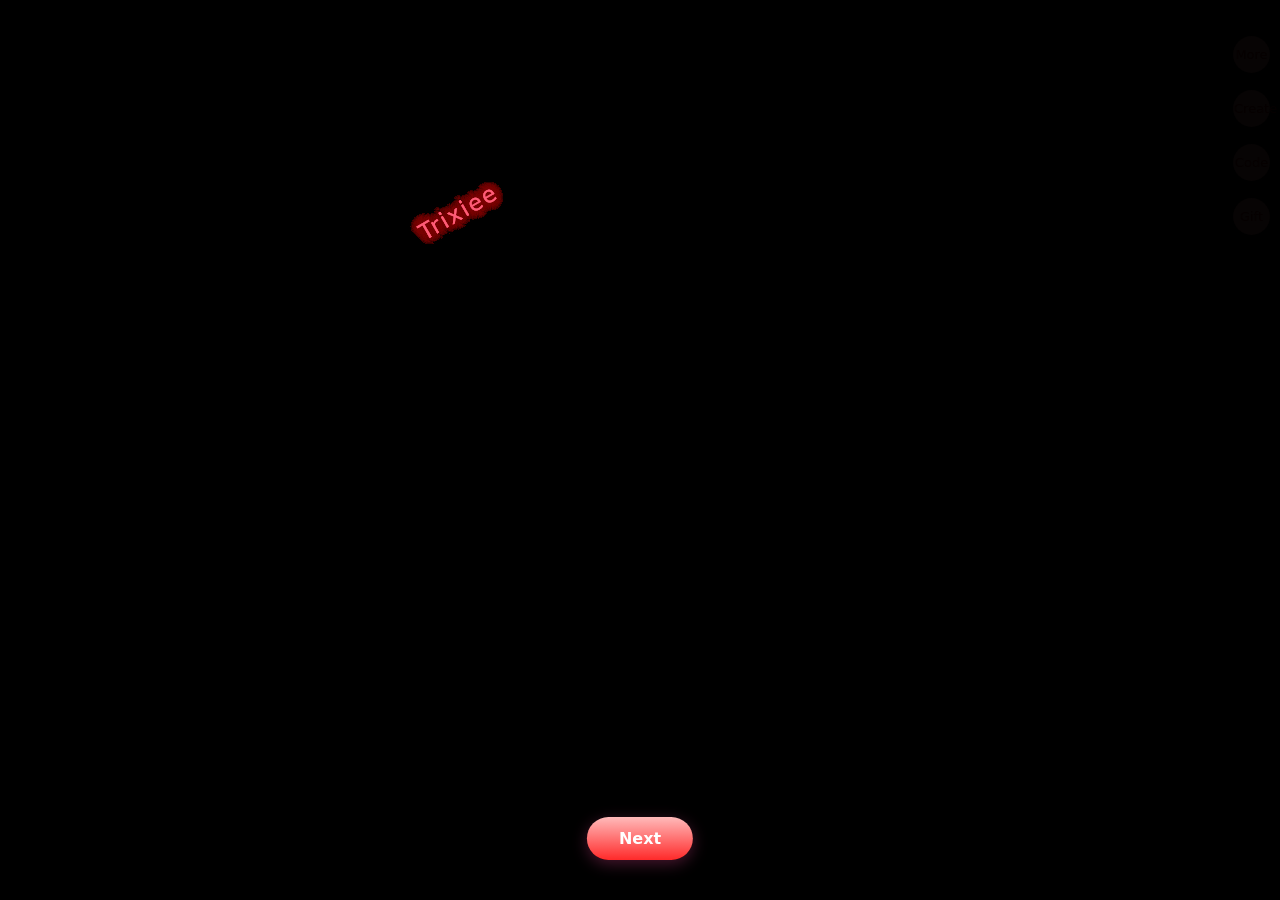
<file: Love.html>
<!DOCTYPE html>
<html lang="en">

<head>
  <meta charset="UTF-8" />
  <title>Love Forever</title>
  <meta name="viewport" content="width=device-width, initial-scale=1" />
  <style>
    body {
      background: #000;
      height: 100vh;
      margin: 0;
      overflow: hidden;
      font-family: system-ui, -apple-system, "Segoe UI", Roboto, Arial, sans-serif;
    }

    body.fade-out {
      opacity: 0;
      transition: opacity 0.6s;
    }

    .quick-link {
      position: fixed;
      right: 10px;
      width: 35px;
      height: 35px;
      z-index: 999;
      background: #070404;
      border-radius: 50%;
      padding: 1px;
      text-align: center;
      color: #060101;
      text-decoration: none;
      line-height: 35px;
      font-size: 13px;
      user-select: none;
    }

    .quick-link:nth-of-type(1) {
      top: 10%;
    }

    .quick-link:nth-of-type(2) {
      top: 4%;
      z-index: 998;
    }

    .quick-link:nth-of-type(3) {
      top: 16%;
      z-index: 997;
    }

    .quick-link:nth-of-type(4) {
      top: 22%;
      z-index: 996;
    }

    #ui .love {
      position: absolute;
      top: 50%;
      left: 50%;
      margin: -225px 0 0 -225px;
      --i: 1;
    }

    #ui .love:last-child .love_word {
      color: #060101;
      font-size: 2rem;
      text-shadow: 0 0 10px #bd0606;
    }

    #ui .love:last-child .love_word {
      color: #FF5C77;
      font-size: 1.4rem;
      text-shadow: 0 0 10px #7e0808;
    }

    #ui .love_word {
      color: #FF5C77;
      font-size: 1.4rem;
      transform: translateY(-100%) rotateZ(-30deg);
      text-shadow: 0 0 10px #7e0808;
      letter-spacing: 2px;
      white-space: nowrap;
    }

    #ui .love_horizontal {
      animation: horizontal 10000ms infinite alternate ease-in-out;
      animation-delay: calc(var(--i) * -300ms);
    }

    #ui .love_vertical {
      animation: vertical 20000ms infinite linear;
      animation-delay: calc(var(--i) * -300ms);
    }

    @keyframes horizontal {
      from {
        transform: translateX(0px);
      }

      to {
        transform: translateX(450px);
      }
    }

    @keyframes vertical {
      0% {
        transform: translateY(180px);
      }

      10% {
        transform: translateY(45px);
      }

      15% {
        transform: translateY(4.5px);
      }

      18% {
        transform: translateY(0px);
      }

      20% {
        transform: translateY(4.5px);
      }

      22% {
        transform: translateY(34.61538px);
      }

      24% {
        transform: translateY(64.28571px);
      }

      25% {
        transform: translateY(112.5px);
      }

      26% {
        transform: translateY(64.28571px);
      }

      28% {
        transform: translateY(34.61538px);
      }

      30% {
        transform: translateY(4.5px);
      }

      32% {
        transform: translateY(0px);
      }

      35% {
        transform: translateY(4.5px);
      }

      40% {
        transform: translateY(45px);
      }

      50% {
        transform: translateY(180px);
      }

      71% {
        transform: translateY(428.57143px);
      }

      72.5% {
        transform: translateY(441.17647px);
      }

      75% {
        transform: translateY(450px);
      }

      77.5% {
        transform: translateY(441.17647px);
      }

      79% {
        transform: translateY(428.57143px);
      }

      100% {
        transform: translateY(180px);
      }
    }

    .nav-button {
      position: fixed;
      bottom: 40px;
      left: 50%;
      transform: translateX(-50%);
      z-index: 999;
      background: linear-gradient(0deg, #ff2a2a, #ffbaba);
      color: white;
      border: none;
      padding: 12px 32px;
      border-radius: 50px;
      font-weight: 700;
      font-size: 1rem;
      cursor: pointer;
      box-shadow: 0 4px 15px rgba(236, 72, 153, 0.3);
      transition: all 0.3s ease;
      text-decoration: none;
      display: inline-flex;
      align-items: center;
      justify-content: center;
    }

    .nav-button:hover {
      transform: translateX(-50%) translateY(-2px);
    }
  </style>
</head>

<body>
  <a href="https://mp.weixin.qq.com/s/oxLqXBcLCT8ij67DjkW2kw" class="quick-link" title="Create">Create</a><a href="https://shop1619956412.v.weidian.com/?userid=1619956412&spider_token=2720" class="quick-link" title="More">More</a><a href="https://pan.quark.cn/s/3344d23e48a8" class="quick-link" title="Source Code">Code</a><a href="https://shop1619956412.v.weidian.com/?userid=1619956412&spider_token=2720" class="quick-link" title="Gift">Gift</a>
  <div id="ui"></div>
  <a href="finalmessages.html" class="nav-button">Next</a>
  <script>
    const N = 100;
    const ui = document.getElementById('ui');
    for (let i = 1; i <= N; i++) {
      const love = document.createElement('div');
      love.className = 'love';
      love.style.setProperty('--i', i);
      const h = document.createElement('div');
      h.className = 'love_horizontal';
      const v = document.createElement('div');
      v.className = 'love_vertical';
      const word = document.createElement('div');
      word.className = 'love_word';
      word.textContent = 'Trixiee';
      v.appendChild(word);
      h.appendChild(v);
      love.appendChild(h);
      ui.appendChild(love);
    }

    // Handle button click with fade-out
    document.querySelector('.nav-button').addEventListener('click', function(e) {
      e.preventDefault();
      document.body.classList.add('fade-out');
      setTimeout(() => {
        window.location.href = 'finalmessages.html';
      }, 600);
    });
  </script>
</body>

</html>
</file>
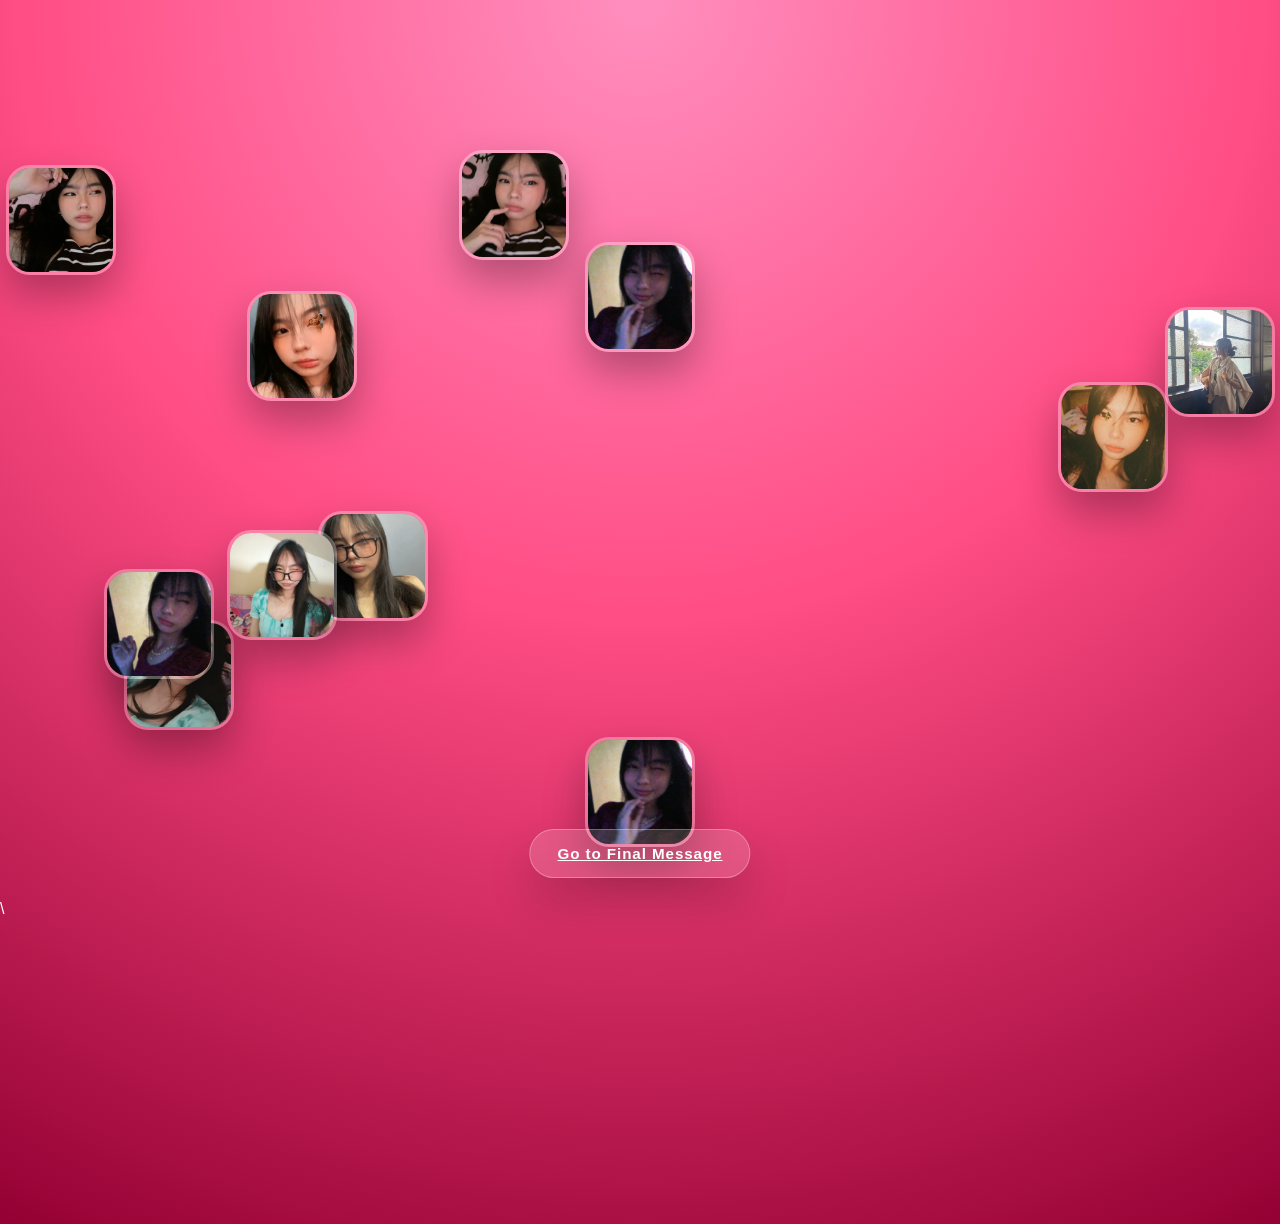
<file: picture-heart.html>
<!DOCTYPE html>
<html lang="en">
<head>
  <meta charset="UTF-8" />
  <meta name="viewport" content="width=device-width, initial-scale=1.0" />
  <title>Heart Picture Gallery</title>
  <style>
    * {
      box-sizing: border-box;
    }

    body {
      margin: 0;
      min-height: 100vh;
      background: radial-gradient(circle at top, #ff8fbf 0%, #ff4d85 45%, #940033 100%);
      color: white;
      font-family: 'Segoe UI', Tahoma, Geneva, Verdana, sans-serif;
      overflow: hidden;
    }

    .page {
      position: relative;
      width: 100vw;
      height: 100vh;
    }

    .intro {
      position: absolute;
      top: 26px;
      left: 50%;
      transform: translateX(-50%);
      text-align: center;
      z-index: 4;
      padding: 0 20px;
      transition: opacity 1.6s ease;
    }

    .intro.fade-out {
      opacity: 0;
    }

    .intro h1 {
      margin: 0;
      font-size: clamp(2rem, 4vw, 3.6rem);
      letter-spacing: 0.06em;
      text-transform: uppercase;
      text-shadow: 0 0 20px rgba(0, 0, 0, 0.35);
    }

    .intro p {
      margin: 12px auto 0;
      max-width: 520px;
      font-size: 1rem;
      line-height: 1.6;
      color: rgba(255,255,255,0.92);
    }

    .stage {
      position: relative;
      width: 100%;
      height: 100%;
    }

    .photo {
      position: absolute;
      width: 110px;
      height: 110px;
      border-radius: 24px;
      overflow: hidden;
      border: 3px solid rgba(255, 255, 255, 0.3);
      box-shadow: 0 20px 40px rgba(0, 0, 0, 0.3);
      opacity: 0;
      transition: left 3s ease, top 3s ease, opacity 2s ease;
      will-change: left, top, opacity;
    }

    .photo.loaded {
      opacity: 1;
    }

    .photo img {
      width: 100%;
      height: 100%;
      object-fit: cover;
      display: block;
    }

    .photo.loop {
      animation: floaty 16s ease-in-out infinite alternate;
    }

    .photo:nth-child(3n) {
      animation-duration: 18s;
    }

    .photo:nth-child(4n) {
      animation-duration: 20s;
    }

    @keyframes floaty {
      from {
        transform: translateY(0px) rotate(0deg);
      }
      to {
        transform: translateY(-18px) rotate(2deg);
      }
    }

    .footer {
      position: absolute;
      bottom: 22px;
      left: 50%;
      transform: translateX(-50%);
      z-index: 4;
      text-align: center;
      font-size: 0.95rem;
      color: rgba(255,255,255,0.9);
      display: flex;
      flex-direction: column;
      align-items: center;
      gap: 10px;
    }

    .footer a,
    .nav-btn {
      color: white;
      text-decoration: underline;
    }

    .nav-btn {
      display: inline-flex;
      align-items: center;
      justify-content: center;
      padding: 0.95rem 1.7rem;
      border-radius: 999px;
      background: rgba(255, 255, 255, 0.16);
      border: 1px solid rgba(255, 255, 255, 0.28);
      box-shadow: 0 22px 45px rgba(0, 0, 0, 0.18);
      font-weight: 700;
      letter-spacing: 0.06em;
      transition: transform 0.25s ease, background 0.25s ease;
    }

    .nav-btn:hover {
      transform: translateY(-2px);
      background: rgba(255, 255, 255, 0.22);
    }

    @media (max-width: 768px) {
      .photo {
        width: 88px;
        height: 88px;
      }
    }
  </style>
</head>
<body>
  <div class="page">
    <div class="intro">
      <h1>i've made this only for you</h1>
      <p>Welcome — the pictures will come together into a moving heart shape as soon as the page loads.</p>
    </div>

    <div class="stage" id="stage"></div>
 
    <div class="footer">
  
      <a href="finalmessages.html" class="nav-btn">Go to Final Message</a>
    </div>
    \ </br>  </br>  </br>  </br>  </br>  </br>  </br>  </br>  </br> </br>  </br>  </br>  </br>  </br>  </br>  </br>  </br>  </br>
  </div>
 </br>  </br>  </br>  </br>  </br>  </br>  </br>  </br>  </br> </br>  </br>  </br>  </br>  </br>  </br>  </br>  </br>  </br>
  <script>
    const imageFiles = [
      'trix1.jpg',
      'trix2.jpg',
      'trix3.jpg',
      'trix4.jpg',
      'trix5.jpg',
      'trix6.jpg',
      'trix8.jpg',
      'trix7.jpg',
      'trix9.jpg',
      'trix10.jpg',
    ];

    const stage = document.getElementById('stage');
    const totalPhotos = 20;
    const photos = [];

    for (let i = 0; i < totalPhotos; i++) {
      const photo = document.createElement('div');
      photo.className = 'photo';
      const img = document.createElement('img');
      img.src = imageFiles[i % imageFiles.length];
      img.alt = 'heart picture';
      photo.appendChild(img);
      stage.appendChild(photo);
      photos.push(photo);
    }

    function heartCoords(t) {
      const x = 16 * Math.pow(Math.sin(t), 3);
      const y = 13 * Math.cos(t) - 5 * Math.cos(2 * t) - 2 * Math.cos(3 * t) - Math.cos(4 * t);
      return { x, y };
    }

    function arrangeHeart() {
      const rect = stage.getBoundingClientRect();
      const centerX = rect.width / 2;
      const centerY = rect.height / 2.2;
      const scale = Math.min(rect.width, rect.height) / 40;

      photos.forEach((photo, index) => {
        const angle = (Math.PI * 2 * index) / totalPhotos;
        const point = heartCoords(angle);
        const left = centerX + point.x * scale - photo.offsetWidth / 2;
        const top = centerY - point.y * scale - photo.offsetHeight / 2;

        photo.dataset.targetLeft = left;
        photo.dataset.targetTop = top;

        photo.style.left = `${Math.random() * (rect.width - photo.offsetWidth)}px`;
        photo.style.top = `${Math.random() * (rect.height - photo.offsetHeight)}px`;
      });

      requestAnimationFrame(() => {
        photos.forEach((photo, index) => {
          const delay = index * 120;
          setTimeout(() => {
            photo.classList.add('loaded', 'loop');
            photo.style.left = `${photo.dataset.targetLeft}px`;
            photo.style.top = `${photo.dataset.targetTop}px`;
          }, delay);
        });
      });
    }

    const intro = document.querySelector('.intro');

    window.addEventListener('load', () => {
      arrangeHeart();
      requestAnimationFrame(() => {
        setTimeout(() => intro.classList.add('fade-out'), 400);
      });
      window.addEventListener('resize', () => {
        arrangeHeart();
      });
    });
  </script>
</body>
</html>
</file>
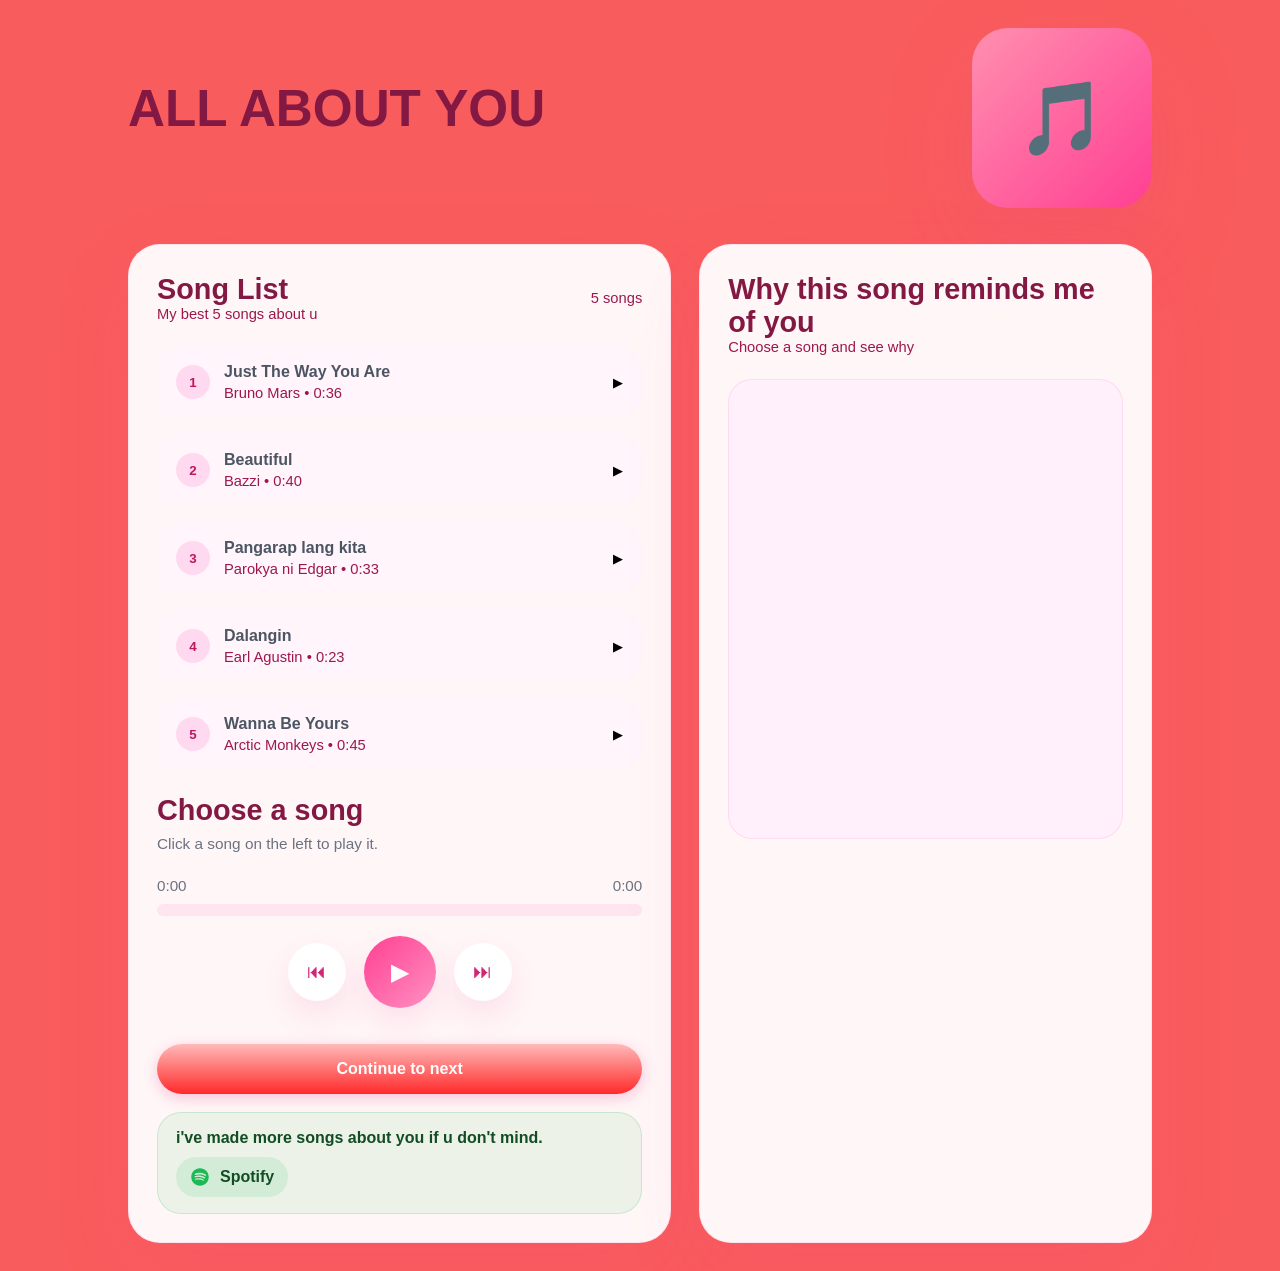
<file: ready.html>
﻿<!DOCTYPE html>
<html lang="en">

<head>
    <meta charset="UTF-8">
    <meta name="viewport" content="width=device-width, initial-scale=1.0">
    <title>Birthday Playlist 💕</title>
    <style>
        * {
            margin: 0;
            padding: 0;
            box-sizing: border-box;
        }

        body {
            font-family: 'Segoe UI', Tahoma, Geneva, Verdana, sans-serif;
            background-color: #f95c5c;
            min-height: 100vh;
            color: #1f2937;
        }

        body.fade-out {
            opacity: 0;
            transition: opacity 0.6s;
        }

        .page-wrapper {
            max-width: 1080px;
            margin: 0 auto;
            padding: 28px;
        }

        .hero {
            display: flex;
            justify-content: space-between;
            gap: 24px;
            margin-bottom: 36px;
            align-items: center;
        }

        .hero-text {
            max-width: 560px;
        }

        .hero-label {
            display: inline-block;
            background: rgba(255, 20, 147, 0.12);
            color: #be185d;
            font-size: 14px;
            font-weight: 700;
            padding: 10px 16px;
            border-radius: 999px;
            margin-bottom: 18px;
        }

        .hero-title {
            font-size: clamp(2.4rem, 4vw, 3.6rem);
            line-height: 1.05;
            font-weight: 800;
            color: #831843;
            margin-bottom: 18px;
        }

        .hero-copy {
            font-size: 17px;
            line-height: 1.8;
            color: #4b5563;
            max-width: 520px;
        }

        .hero-cover {
            width: 180px;
            height: 180px;
            border-radius: 36px;
            background: linear-gradient(135deg, #ff8faf, #ff3f92);
            display: grid;
            place-items: center;
            box-shadow: 0 32px 90px rgba(236, 72, 153, 0.2);
            color: white;
            font-size: 4.5rem;
        }

        .grid {
            display: grid;
            grid-template-columns: 1.2fr 1fr;
            gap: 28px;
        }

        .card {
            background: rgba(255, 255, 255, 0.95);
            border-radius: 32px;
            padding: 28px;
            box-shadow: 0 28px 80px rgba(236, 72, 153, 0.12);
            border: 1px solid rgba(255, 20, 147, 0.08);
        }

        .track-header {
            display: flex;
            align-items: center;
            justify-content: space-between;
            gap: 16px;
            margin-bottom: 24px;
        }

        .track-title {
            font-size: 1.8rem;
            font-weight: 800;
            color: #831843;
        }

        .track-artist {
            color: #d02674;
            font-weight: 700;
            letter-spacing: 0.02em;
        }

        .track-meta {
            margin-top: 8px;
            color: #6b7280;
            font-size: 0.96rem;
        }

        .progress-box {
            margin-bottom: 20px;
        }

        .progress-top {
            display: flex;
            justify-content: space-between;
            font-size: 0.95rem;
            color: #6b7280;
            margin-bottom: 10px;
        }

        .progress-bar {
            height: 12px;
            width: 100%;
            border-radius: 999px;
            background: #ffe5f0;
            overflow: hidden;
            cursor: pointer;
        }

        .progress-fill {
            height: 100%;
            width: 0;
            border-radius: 999px;
            background: linear-gradient(90deg, #f72585, #ff61a6);
            transition: width 0.1s linear;
        }

        .player-controls {
            display: flex;
            justify-content: center;
            align-items: center;
            gap: 18px;
            margin-bottom: 16px;
        }

        .btn-circle {
            width: 58px;
            height: 58px;
            border-radius: 50%;
            border: none;
            background: #ffffff;
            color: #d02674;
            font-size: 1.2rem;
            cursor: pointer;
            box-shadow: 0 14px 35px rgba(236, 72, 153, 0.14);
            transition: transform 0.25s ease, background 0.25s ease;
            display: grid;
            place-items: center;
        }

        .btn-circle:hover {
            transform: translateY(-2px);
            background: #ffe4f5;
        }

        .btn-play {
            width: 72px;
            height: 72px;
            font-size: 1.5rem;
            background: linear-gradient(135deg, #ff3f92, #ff91c2);
            color: white;
        }

        .btn {
            background: linear-gradient(0deg, #ff2a2a, #ffbaba);
            color: white;
            border: none;
            padding: 12px 24px;
            border-radius: 50px;
            font-weight: 600;
            cursor: pointer;
            box-shadow: 0 4px 15px rgba(236, 72, 153, 0.3);
            transition: all 0.3s ease;
            text-decoration: none;
            display: inline-flex;
            align-items: center;
            justify-content: center;
        }

        .btn:hover {
            transform: translateY(-2px);
        }

        .playlist-list {
            display: grid;
            gap: 16px;
            margin-bottom: 24px;
        }

        .playlist-item {
            display: grid;
            grid-template-columns: auto 1fr auto;
            align-items: center;
            gap: 14px;
            padding: 16px 18px;
            border-radius: 22px;
            background: #fff5fb;
            border: 1px solid transparent;
            cursor: pointer;
            transition: transform 0.2s ease, border-color 0.2s ease, background 0.2s ease;
        }

        .playlist-item:hover {
            transform: translateX(3px);
            background: #ffe4f5;
        }

        .playlist-item.active {
            background: linear-gradient(135deg, #ffe6f2, #fff1f6);
            border-color: #ffaac9;
        }

        .track-number {
            width: 34px;
            height: 34px;
            border-radius: 50%;
            background: rgba(255, 20, 147, 0.12);
            color: #be185d;
            font-weight: 700;
            display: grid;
            place-items: center;
        }

        .track-content {
            display: grid;
            gap: 4px;
            text-align: left;
        }

        .track-name {
            font-size: 1rem;
            font-weight: 700;
            color: #4b5563;
        }

        .track-info {
            font-size: 0.92rem;
            color: #9d174d;
        }

        .message-panel {
            margin-top: 10px;
            min-height: 460px;
            border-radius: 24px;
            padding: 28px;
            background: #fff0fb;
            color: #831843;
            font-size: 1.02rem;
            line-height: 1.8;
            box-shadow: inset 0 0 0 1px rgba(255, 20, 147, 0.1);
            display: flex;
            align-items: center;
            justify-content: center;
            text-align: center;
        }

        .message-panel p {
            margin: 0;
            max-width: 520px;
        }

        .navigate-btn {
            width: 100%;
            margin-top: 20px;
            padding: 16px;
            border: none;
            border-radius: 50px;
            font-weight: 700;
            font-size: 1rem;
            color: white;
            background: linear-gradient(0deg, #ff2a2a, #ffbaba);
            cursor: pointer;
            box-shadow: 0 4px 15px rgba(236, 72, 153, 0.3);
            transition: all 0.3s ease;
            text-decoration: none;
            display: inline-flex;
            align-items: center;
            justify-content: center;
        }

        .navigate-btn:hover {
            transform: translateY(-2px);
        }

        .spotify-cta {
            margin-top: 18px;
            padding: 16px 18px;
            border-radius: 24px;
            background: rgba(29, 185, 84, 0.08);
            border: 1px solid rgba(29, 185, 84, 0.18);
            color: #134d23;
            display: flex;
            flex-direction: column;
            gap: 10px;
            text-align: left;
        }

        .spotify-cta p {
            margin: 0;
            font-weight: 700;
            color: #134d23;
        }

        .spotify-cta a {
            display: inline-flex;
            align-items: center;
            gap: 10px;
            color: #134d23;
            font-weight: 700;
            text-decoration: none;
            background: rgba(29, 185, 84, 0.12);
            padding: 10px 14px;
            border-radius: 999px;
            width: fit-content;
            transition: transform 0.2s ease, background 0.2s ease;
        }

        .spotify-cta a:hover {
            transform: translateY(-1px);
            background: rgba(29, 185, 84, 0.18);
        }

        .spotify-logo {
            display: inline-flex;
            width: 20px;
            height: 20px;
            align-items: center;
            justify-content: center;
        }

        @media (max-width: 860px) {
            .grid {
                grid-template-columns: 1fr;
            }

            .hero {
                flex-direction: column;
                align-items: flex-start;
            }

            .hero-cover {
                width: 160px;
                height: 160px;
                font-size: 3.5rem;
            }

            .lyrics-panel {
                height: 360px;
            }
        }

        @media (max-width: 560px) {
            .page-wrapper {
                padding: 16px;
            }

            .hero-title {
                font-size: 2.4rem;
            }

            .playlist-item {
                grid-template-columns: auto 1fr;
            }

            .track-number {
                width: 30px;
                height: 30px;
            }
        }
    </style>
</head>

<body>
    <div class="page-wrapper">
        <header class="hero">
            <div class="hero-text">
                <h1 class="hero-title">ALL ABOUT YOU</h1>
                <p class="hero-copy"></p>
            </div>
            <div class="hero-cover">🎵</div>
        </header>

        <div class="grid">
            <section class="card">
                <div class="track-header">
                    <div>
                        <div class="track-title">Song List</div>
                        <div class="track-info">My best 5 songs about u</div>
                    </div>
                    <div class="track-info">5 songs</div>
                </div>

                <div class="playlist-list" id="track-list"></div>

                <div class="track-header" style="margin-top: 18px;">
                    <div>
                        <div class="track-title" id="track-title">Choose a song</div>
                        <div class="track-artist" id="track-artist"></div>
                        <div class="track-meta">Click a song on the left to play it.</div>
                    </div>
                </div>

                <div class="progress-box">
                    <div class="progress-top">
                        <span id="current-time">0:00</span>
                        <span id="duration">0:00</span>
                    </div>
                    <div class="progress-bar" id="progress-bar">
                        <div class="progress-fill" id="progress-fill"></div>
                    </div>
                </div>

                <div class="player-controls">
                    <button class="btn-circle" id="prev-btn">⏮</button>
                    <button class="btn-circle btn-play" id="play-btn">▶</button>
                    <button class="btn-circle" id="next-btn">⏭</button>
                </div>

                <button class="btn navigate-btn" id="go-messages">Continue to next</button>
                <div class="spotify-cta">
                    <p>i've made more songs about you if u don't mind.</p>
                    <a href="https://open.spotify.com/playlist/4lNEq3NNdV1DdgnAXbLKeH?si=de5d646aa49f4711" target="_blank" rel="noopener noreferrer">
                        <span class="spotify-logo" aria-hidden="true">
                            <svg viewBox="0 0 496 512" width="18" height="18" xmlns="http://www.w3.org/2000/svg">
                                <path fill="#1DB954" d="M248 8C111 8 0 119 0 256s111 248 248 248 248-111 248-248S385 8 248 8zm113.6 347.9c-4.6 7.2-14 9.4-21.2 4.8-58.2-37-131.4-45.4-217.5-24-8.3 2.3-16.7-3-18.9-11.2-2.3-8.3 3-16.7 11.2-18.9 92.1-25.8 171.1-16 234.5 26.7 7.1 4.5 9.3 13.8 4.8 21.2zm28.8-64.4c-5.8 9.1-17.9 11.8-27 6.1-66.6-42.6-168.4-54.7-247-28.9-10.1 3.7-21.1-1.8-24.8-11.9-3.7-10.1 1.8-21.1 11.9-24.8 89.9-32.9 205.3-19.1 283.2 33.4 9 5.8 11.7 17.9 6 27zm7.4-64.6c-76.5-49.1-195.5-53.8-268.2-28.4-12 4.6-25.4-1.9-30-14-4.6-12 1.9-25.4 14-30 81.9-31.5 211.4-26.4 293 31.5 12.6 8.1 16.7 24.9 8.6 37.5-8.1 12.6-24.9 16.7-37.5 8.4z"/>
                            </svg>
                        </span>
                     Spotify
                    </a>
                </div>
            </section>

            <section class="card">
                <div class="track-header">
                    <div>
                        <div class="track-title">Why this song reminds me of you</div>
                        <div class="track-info">Choose a song and see why</div>
                    </div>
                </div>

                <div class="message-panel" id="message-container"></div>
            </section>
        </div>
    </div>

    <audio id="audio-player"></audio>

    <script>
        const audio = document.getElementById('audio-player');
        const playBtn = document.getElementById('play-btn');
        const prevBtn = document.getElementById('prev-btn');
        const nextBtn = document.getElementById('next-btn');
        const progressBar = document.getElementById('progress-bar');
        const progressFill = document.getElementById('progress-fill');
        const currentTimeEl = document.getElementById('current-time');
        const durationEl = document.getElementById('duration');
        const messageContainer = document.getElementById('message-container');
        const trackTitle = document.getElementById('track-title');
        const trackArtist = document.getElementById('track-artist');
        const trackListEl = document.getElementById('track-list');
        const goMessages = document.getElementById('go-messages');

        const playlist = [
            {
                title: 'Just The Way You Are',
                artist: 'Bruno Mars',
                src: 'just the way.mp4',
                duration: '0:36',
                message: 'Just the Way You Are reminds me of you kasi everytime I hear it, ikaw agad naiisip ko without even trying. Yung song kasi talks about admiring someone for who they are, and ganon talaga tingin ko sayo. Kahit simpleng smile mo lang, enough na para mapangiti ako. I like how natural you are, and honestly, I don’t think you realize how much impact you have on me. Parang kahit anong insecurities mo, wala naman akong nakikitang kulang sayo.',
            },
            {
                title: 'Beautiful',
                artist: 'Bazzi',
                src: 'beautiful.mp4',
                duration: '0:40',
                message: 'Beautiful reminds me of you kasi the lyrics feel exactly like how I see you. Especially yung part na “love your imperfections every angle,” kasi honestly kahit anong side mo makita ko, ang ganda mo pa rin sa paningin ko. You’re so perfect but concept lang ’yon kaya i would say you’re the epitome of beauty',
            },
            {
                title: 'Pangarap lang kita',
                artist: 'Parokya ni Edgar',
                src: 'pangarap.mp4',
                duration: '0:33',
                message: 'This reminds me of you kasi parang ganon yung feeling ng line na “prinsesa ka, ako’y mukhang dukhang,” HAHAHAH yung tipong alam ko naman na malayo ka sa level or situation ko (out of league), pero kahit ganon, napapangiti pa rin ako habang ka-chat kita </br> “pangarap lang kita,” kasi minsan ganun talaga yung feeling ko habang kausap kita HAHAHAH'
            },
            {
                title: 'Dalangin',
                artist: 'Earl Agustin',
                src: 'Dalangin.mp4',
                duration: '0:23',
                message: 'Dalangin reminds me of you kasi the lyrics feel like a prayer for someone special, and that’s exactly how I feel about you. Yung tipong kahit anong mangyari, I just want the best for you, and I hope na kahit papaano, I can be a part of that happiness. Parang every time na naririnig ko yung line na “ikaw ang panalangin na makasama hanggang sa pagtanda” it’s like a wish that I hope will come true someday, kahit na alam kong malabo. Pero hey, it’s still a nice thought to have, di ba?',
            },
            {
                title: 'Wanna Be Yours',
                artist: 'Arctic Monkeys',
                src: 'wanna.mp4',
                duration: '0:45',
                message: 'As the music says here HAHAHAAHA',
            }
        ];

        let currentTrackIndex = -1;

        function createTrackItem(track, index) {
            const button = document.createElement('button');
            button.type = 'button';
            button.className = 'playlist-item';
            button.dataset.index = index;
            button.innerHTML = `
                <div class="track-number">${index + 1}</div>
                <div class="track-content">
                    <div class="track-name">${track.title}</div>
                    <div class="track-info">${track.artist} • ${track.duration}</div>
                </div>
                <div>▶</div>
            `;
            button.addEventListener('click', () => selectTrack(index));
            return button;
        }

        function renderPlaylist() {
            trackListEl.innerHTML = '';
            playlist.forEach((track, index) => {
                const item = createTrackItem(track, index);
                if (index === currentTrackIndex && currentTrackIndex >= 0) {
                    item.classList.add('active');
                }
                trackListEl.appendChild(item);
            });
        }

        function renderMessage(message) {
            messageContainer.innerHTML = `<p>${message}</p>`;
        }

        function loadTrack(index) {
            currentTrackIndex = index;
            const track = playlist[index];
            audio.src = track.src;
            trackTitle.textContent = track.title;
            trackArtist.textContent = track.artist;
            durationEl.textContent = track.duration;
            renderMessage(track.message);
            renderPlaylist();
        }

        function selectTrack(index) {
            loadTrack(index);
            audio.currentTime = 0;
            audio.play();
            playBtn.textContent = '⏸';
        }

        function formatTime(seconds) {
            const mins = Math.floor(seconds / 60);
            const secs = Math.floor(seconds % 60);
            return `${mins}:${secs.toString().padStart(2, '0')}`;
        }

        audio.addEventListener('loadedmetadata', () => {
            durationEl.textContent = formatTime(audio.duration);
        });

        audio.addEventListener('timeupdate', () => {
            if (!audio.duration) return;
            const progress = (audio.currentTime / audio.duration) * 100;
            progressFill.style.width = `${progress}%`;
            currentTimeEl.textContent = formatTime(audio.currentTime);
        });

        progressBar.addEventListener('click', (event) => {
            if (!audio.duration) return;
            const rect = progressBar.getBoundingClientRect();
            const clickX = event.clientX - rect.left;
            audio.currentTime = (clickX / rect.width) * audio.duration;
        });

        playBtn.addEventListener('click', () => {
            if (audio.paused) {
                audio.play();
                playBtn.textContent = '⏸';
            } else {
                audio.pause();
                playBtn.textContent = '▶';
            }
        });

        prevBtn.addEventListener('click', () => {
            if (currentTrackIndex === -1) {
                selectTrack(0);
                return;
            }
            const nextIndex = (currentTrackIndex - 1 + playlist.length) % playlist.length;
            selectTrack(nextIndex);
        });

        nextBtn.addEventListener('click', () => {
            if (currentTrackIndex === -1) {
                selectTrack(0);
                return;
            }
            const nextIndex = (currentTrackIndex + 1) % playlist.length;
            selectTrack(nextIndex);
        });

        audio.addEventListener('ended', () => {
            playBtn.textContent = '▶';
        });

        goMessages.addEventListener('click', () => {
            document.body.classList.add('fade-out');
            setTimeout(() => {
                window.location.href = 'messages.html';
            }, 600);
        });

        renderPlaylist();
    </script>
</body>

</html>
</file>
